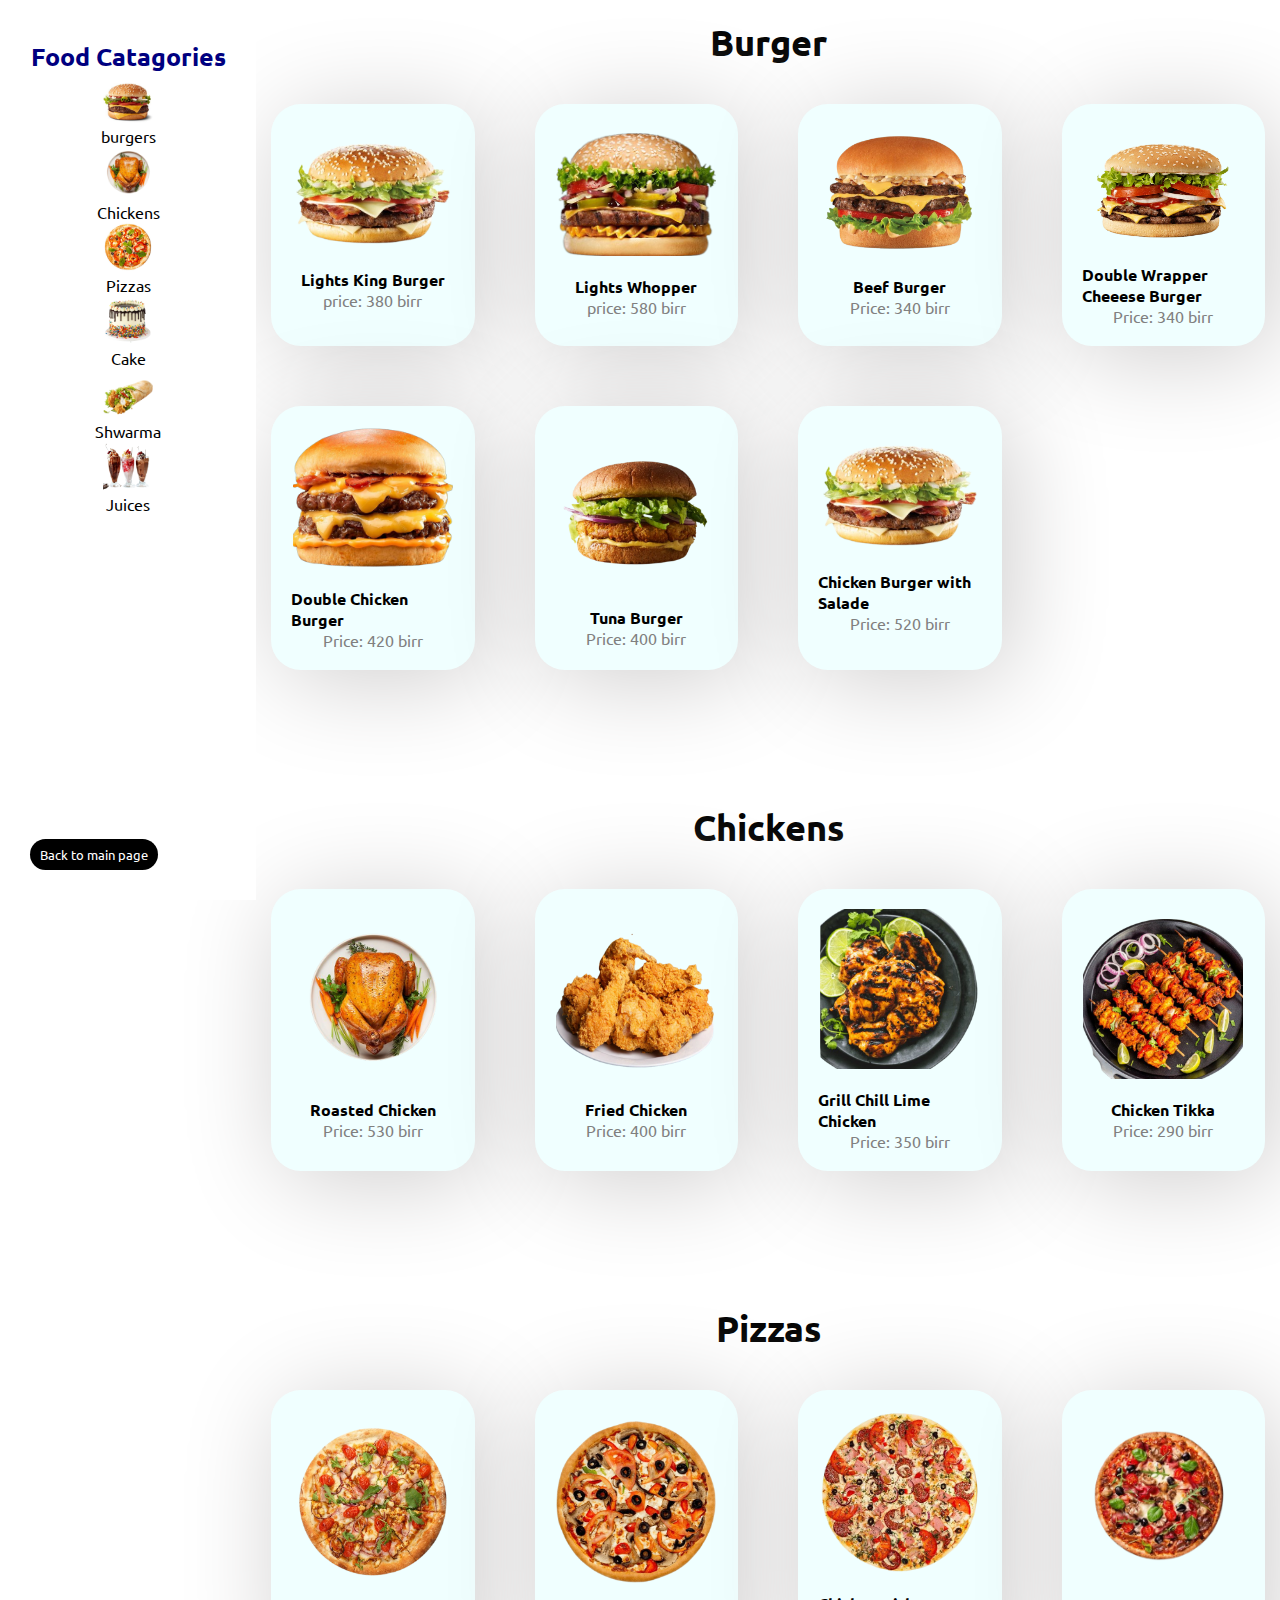
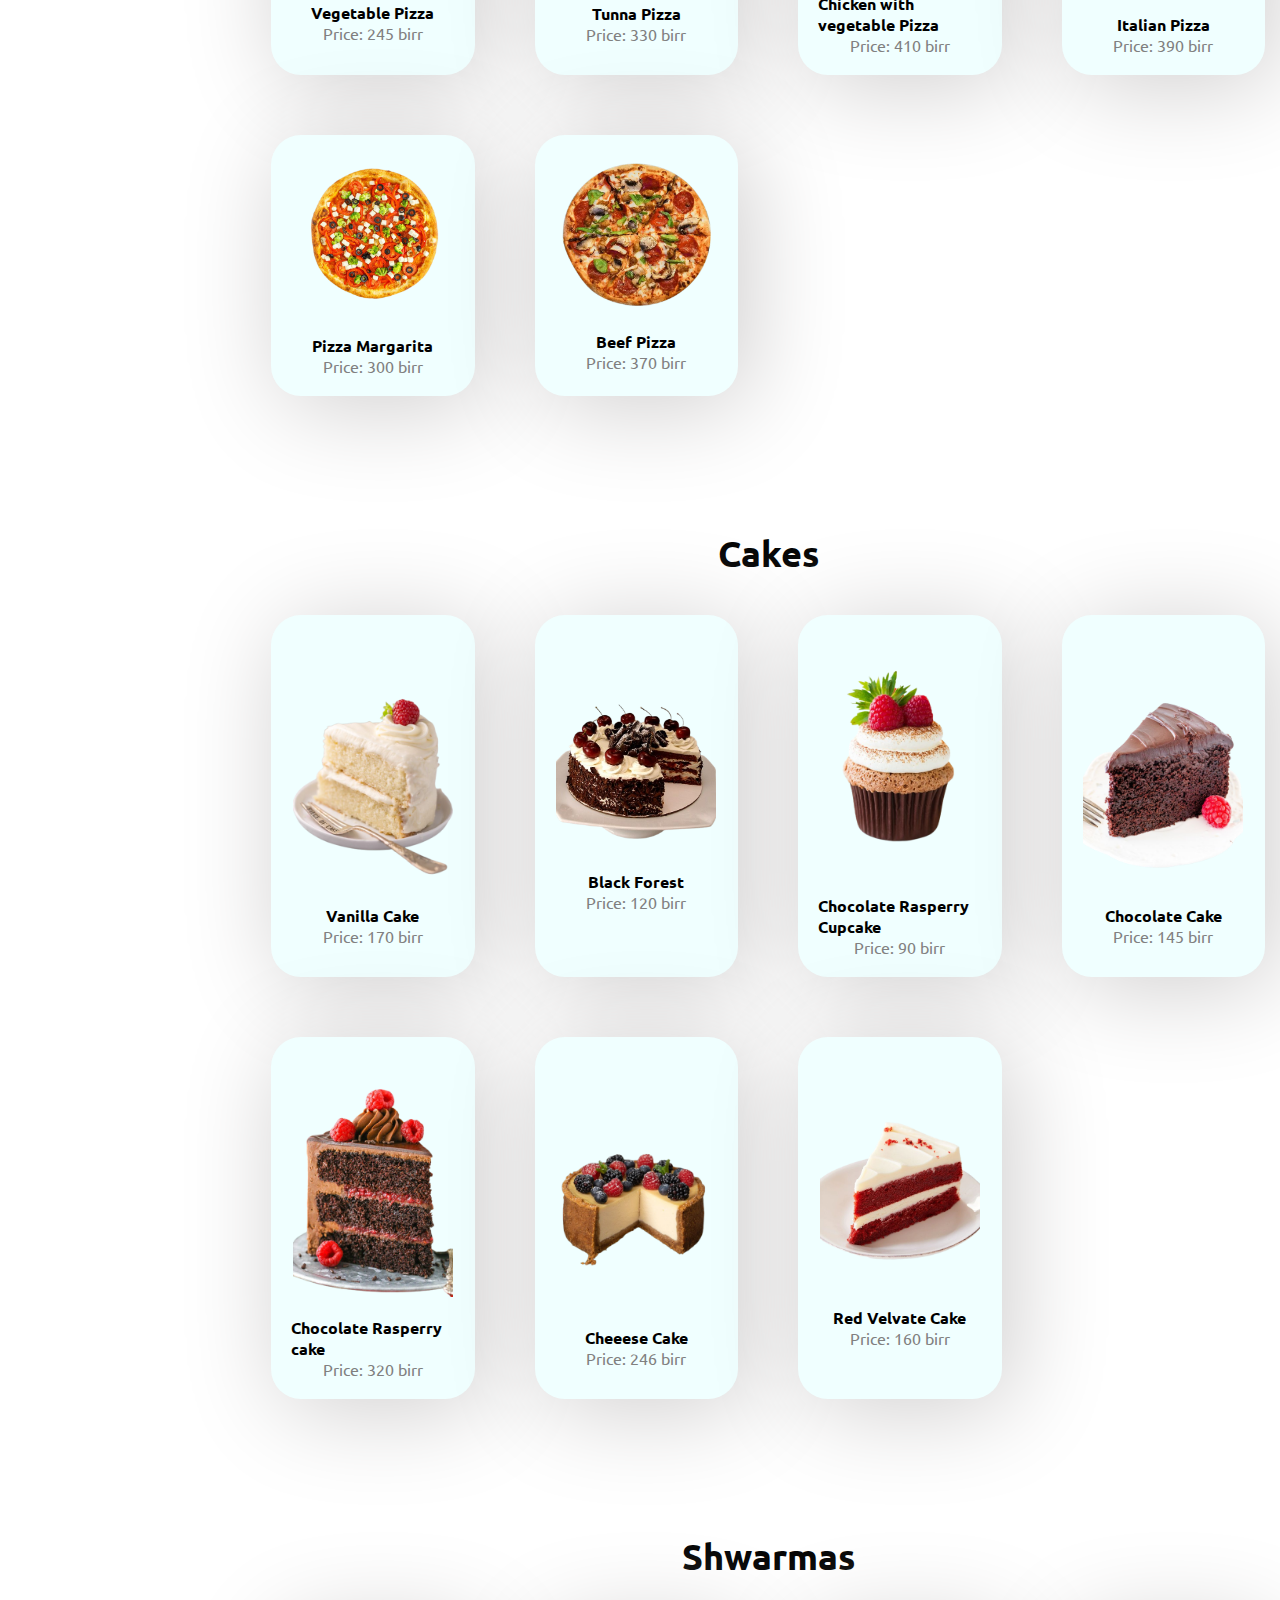
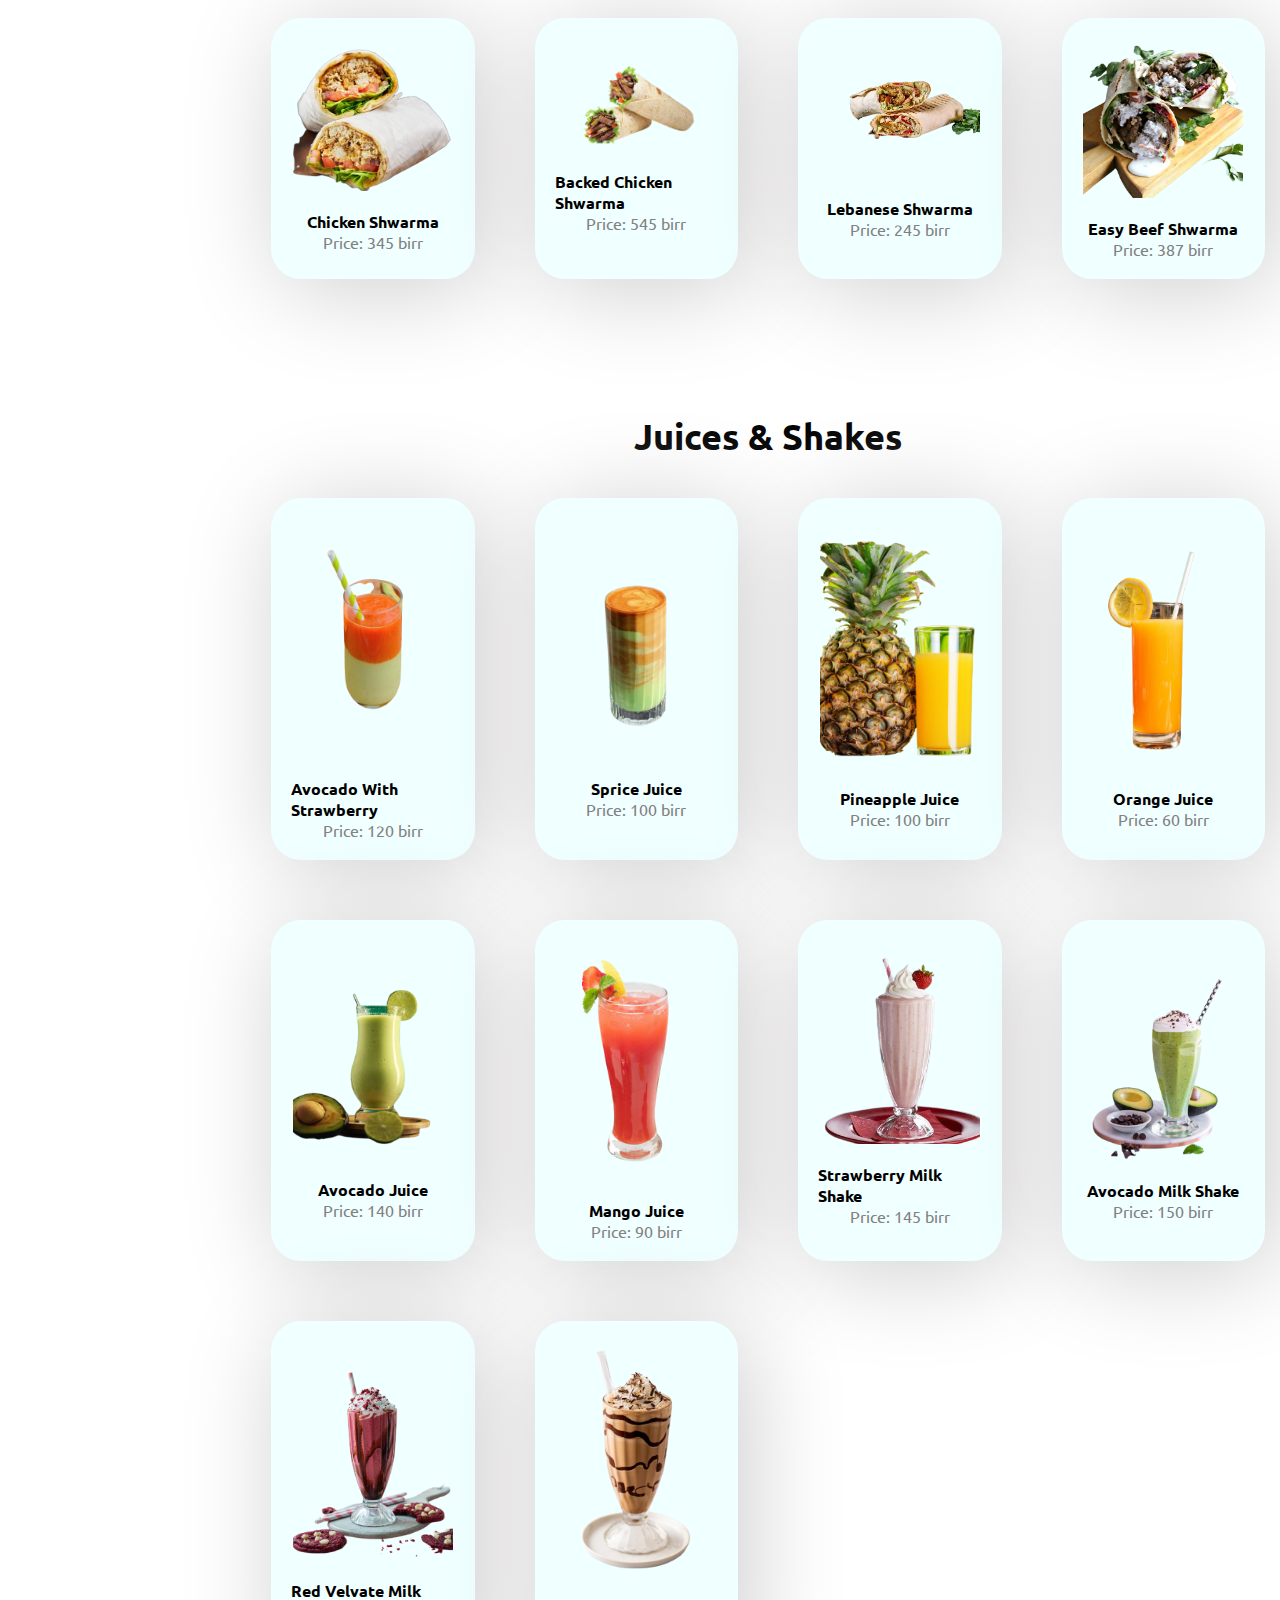
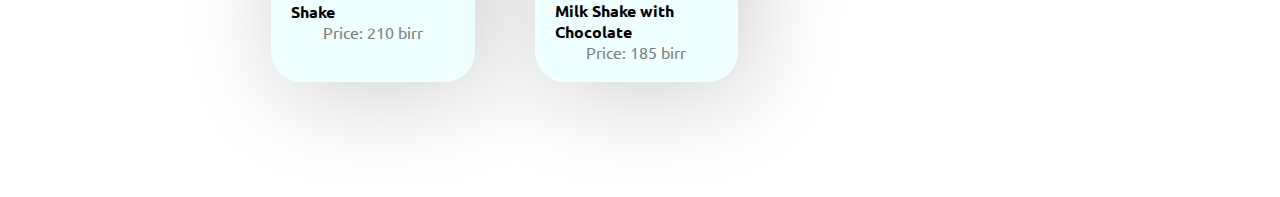
<file: menu.html>
<!DOCTYPE html>
<html lang="en">
<head>
    <meta charset="UTF-8">
    <meta name="viewport" content="width=device-width, initial-scale=1.0">
    <title>Menu</title>
    <link rel="stylesheet" href="menu.css">
    <link rel="stylesheet" href="https://cdnjs.cloudflare.com/ajax/libs/font-awesome/6.4.2/css/all.min.css" integrity="sha512-z3gLpd7yknf1YoNbCzqRKc4qyor8gaKU1qmn+CShxbuBusANI9QpRohGBreCFkKxLhei6S9CQXFEbbKuqLg0DA==" crossorigin="anonymous" referrerpolicy="no-referrer" />
</head>
<body>
    <div class="container">
      <div class="side-bar">
        <div class="container2">
          <h4 class="food-cat">Food Catagories</h4>
              <a href="#first-scroll"><img src="./menu-images/mac.jpg" ></a>
              <a href="#first-scroll">burgers</a>
              <a href="#second-scroll"><img src="./menu-images/Roasted_Chicken_with_Vegetables-removebg-preview.png" ></a>
              <a href="#second-scroll">Chickens</a>
              <a href="#third-scroll"><img src="./menu-images/Premium Photo _ Delicious classic italian pizza with mozzarella.jpg" ></a>
              <a href="#third-scroll">Pizzas</a>
              <a href="#fourth-scroll"><img src="./menu-images/Sprinkle_Birthday_Cake___Hungry_Happenings-removebg-preview.png" ></a>
              <a href="#fourth-scroll">Cake</a>
              <a href="#fifth-scroll"><img src="./menu-images/wrap-removebg-preview.png" ></a>
              <a href="#fifth-scroll">Shwarma</a>
              <a href="#six-scroll"><img src="./menu-images/Junior_Chef_Classes__Shakes_-removebg-preview.png" ></a>
              <a href="#six-scroll">Juices</a>
              <a href="./light.html"><button id="back-to-main">Back to main page</button></a>
        </div>
      </div>
      <div class="main">
        <img id="btn" src="./img/menu.png" width="40px">
        <h2 id="first-scroll">Burger</h2>
        <div class="burger-section">
          <div class="items"><img src="./burger/new-removebg-preview.png">
            <div  class=" for-all prices1">
              <p id="name">Lights King Burger</p>
              <p id="amount">price: 380 birr</p>
            </div>
          </div>
          <div class="items"><img src="./burger/Burger_King_Whoppers-removebg-preview-cut.png">
            <div  class=" for-all prices2">
              <p id="name">Lights Whopper</p>
              <p id="amount">price: 580 birr</p>
            </div>
          </div>
          <div class="items"><img src="./burger/Carl_s_Jr__Debuts_New_California_Classic_Double_Cheeseburger-removebg-preview.png" >
            <div class=" for-all prices3">
              <p  id="name">Beef Burger</p>
              <p id="amount">Price: 340 birr</p>
            </div>
          </div>
          <div class="items"><img src="./burger/Double_Whopper__Cheese-removebg-preview.png" >
            <div class=" for-all prices4">
              <p  id="name">Double Wrapper Cheeese Burger</p>
              <p id="amount">Price: 340 birr</p>
            </div>
          </div>
          <div class="items"><img src="./burger/replace beef.png" alt="">
            <div class=" for-all prices5 ">
              <p  id="name">Double Chicken Burger</p>
              <p id="amount">Price: 420 birr</p>
            </div>
          </div>
          <div class="items"><img src="./burger/Air_Fried_Crispy_Tuna_Burgers___Recipes___WW_USA-removebg-preview.png">
            <div class=" for-all prices6">
              <p  id="name">Tuna Burger </p>
              <p id="amount">Price: 400 birr</p>
          </div>
          </div>
          <!-- <div class="items"><img src="./burger/The_Best___Worst_Menu_Items_at_McDonald_s__According_to_RDs-removebg-preview.png" alt="">
            <div class=" for-all prices7 ">
              <p  id="name">Chicken with Vegetable Burger</p>
              <p id="amount">Price: 420 birr</p>
            </div>
          </div> -->
          <div class="items"><img src="./burger/new-removebg-preview.png" alt="">
            <div class=" for-all prices8 ">
              <p  id="name">Chicken Burger with Salade</p>
              <p id="amount">Price: 520 birr</p>
            </div>
          </div>
        </div>
        <h2 id="second-scroll">Chickens</h2>
        <div class="burger-section">
          <div class="items"><img src="./chicken/Roasted_Chicken_with_Vegetables-removebg-preview.png" alt="">
            <div class=" for-all prices7 ">
              <p  id="name">Roasted Chicken</p>
              <p id="amount">Price: 530 birr</p>
            </div>
          </div>
          <div class="items"><img src="./chicken/Fried_Chicken_Recipe__How_to_make_Fried_Chicken_Recipe_at_Home___Homemade_Fried_Chicken_Recipe_-_Times_Food-removebg-preview.png" alt="">
            <div class=" for-all prices7 ">
              <p  id="name">Fried Chicken</p>
              <p id="amount">Price: 400 birr</p>
            </div>
          </div>
          <div class="items"><img src="./chicken/Grilled_Chili_Lime_Chicken-removebg-preview.png" alt="">
            <div class=" for-all prices7 ">
              <p  id="name">Grill Chill Lime Chicken</p>
              <p id="amount">Price: 350 birr</p>
            </div>
          </div>
          <div class="items"><img src="./chicken/Best_Ever_Homemade_Chicken_Tikka-removebg-preview.png" alt="">
            <div class=" for-all prices7 ">
              <p  id="name">Chicken Tikka</p>
              <p id="amount">Price: 290 birr</p>
            </div>
          </div>
        </div>
        <h2 id="third-scroll">Pizzas</h2>
        <div class="burger-section">
          <div class="items"><img src="./pizzas/by-removebg-preview.png" alt="">
            <div class=" for-all prices7 ">
              <p  id="name">Vegetable Pizza</p>
              <p id="amount">Price: 245 birr</p>
            </div>
          </div>
          <div class="items"><img src="./pizzas/hello-removebg-preview.png" alt="">
            <div class=" for-all prices7 ">
              <p  id="name">Tunna Pizza</p>
              <p id="amount">Price: 330 birr</p>
            </div>
          </div>
          <div class="items"><img src="./pizzas/pizz.png" alt="">
            <div class=" for-all prices7 ">
              <p  id="name">Chicken with vegetable Pizza</p>
              <p id="amount">Price: 410 birr</p>
            </div>
          </div>
          <div class="items"><img src="./pizzas/hii-removebg-preview.png" alt="">
            <div class=" for-all prices2 ">
              <p  id="name">Italian Pizza</p>
              <p id="amount">Price: 390 birr</p>
            </div>
          </div>
          <div class="items"><img src="./pizzas/Pizza_de_tomate_fresco_saboroso_isolada_no_branco__vista_superior___Foto_Premium-removebg-preview.png" alt="">
            <div class=" for-all prices7 ">
              <p  id="name">Pizza Margarita</p>
              <p id="amount">Price: 300 birr</p>
            </div>
          </div>
          <div class="items"><img src="./pizzas/Vdelight_Special_Veg_Pizza-removebg-preview.png" alt="">
            <div class=" for-all prices7 ">
              <p  id="name">Beef Pizza</p>
              <p id="amount">Price: 370 birr</p>
            </div>
          </div>
          
        </div>
        <h2 id="fourth-scroll">Cakes</h2>
        <div class="burger-section">
          <div class="items"><img src="./cakes/Best_White_Cake_Recipe_-_Baker_by_Nature-removebg-preview.png" alt="">
            <div class=" for-all prices7 ">
              <p  id="name">Vanilla Cake</p>
              <p id="amount">Price: 170 birr</p>
            </div>
          </div>
          <div class="items special3"><img src="./cakes/Black_Forest_Cherry_Cake____CraftyBaking___Formerly_Baking911-removebg-preview.png" alt="">
            <div class=" for-all prices7 ">
              <p  id="name">Black Forest</p>
              <p id="amount">Price: 120 birr</p>
            </div>
          </div>
          <div class="items"><img src="./cakes/Chocolate_Angel_Food_Cupcakes_with_Chocolate_Cream_Cheese_Whipped_Cream_-_Cooking_Classy-removebg-preview.png" alt="">
            <div class=" for-all prices7 ">
              <p  id="name">Chocolate Rasperry Cupcake</p>
              <p id="amount">Price: 90 birr</p>
            </div>
          </div>
          <div class="items"><img src="./cakes/Chocolate_Mud_Cake-removebg-preview.png" alt="">
            <div class=" for-all prices7 ">
              <p  id="name">Chocolate Cake</p>
              <p id="amount">Price: 145 birr</p>
            </div>
          </div>
          <div class="items"><img src="./cakes/Chocolate_Raspberry_Layer_Cake_-_A_Heavenly_Chocolate_Dessert-removebg-preview.png" alt="">
            <div class=" for-all prices7 ">
              <p  id="name">Chocolate Rasperry cake</p>
              <p id="amount">Price: 320 birr</p>
            </div>
          </div>
          <div class="items"><img src="./cakes/Easy_Cheesecake_Recipe_-_El_Mundo_Eats-removebg-preview.png" alt="">
            <div class=" for-all prices7 ">
              <p  id="name">Cheeese Cake</p>
              <p id="amount">Price: 246 birr</p>
            </div>
          </div>
          <!-- <div class="items special"><img src="./cakes/now.png" alt="">
            <div class=" for-all prices7 ">
              <p  id="name">Chicken Tikka</p>
              <p id="amount">Price: 420 birr</p>
            </div>
          </div> -->
          <div class="items special2"><img src="./cakes/Red_Velvet_Cake_with_Cream_Cheese_Frosting___easygayoven-removebg-preview.png" alt="">
            <div class=" for-all prices7 ">
              <p  id="name">Red Velvate Cake</p>
              <p id="amount">Price: 160 birr</p>
            </div>
          </div>
        </div>
        <h2 id="fifth-scroll">Shwarmas</h2>
        <div class="burger-section">
          <div class="items"><img src="./shwarma/Food_Photography-removebg-preview cut.png" alt="">
            <div class=" for-all prices7 ">
              <p  id="name">Chicken Shwarma</p>
              <p id="amount">Price: 345 birr</p>
            </div>
          </div>
          <div class="items"><img src="./shwarma/Kebab_PNG_-_Free_Download-removebg-preview.png" alt="">
            <div class=" for-all prices7 ">
              <p  id="name">Backed Chicken Shwarma</p>
              <p id="amount">Price: 545 birr</p>
            </div>
          </div>
          <div class="items"><img src="./shwarma/37_Most_Popular_Lebanese_Foods-removebg-preview.png" alt="">
            <div class=" for-all prices7 ">
              <p  id="name">Lebanese Shwarma</p>
              <p id="amount">Price: 245 birr</p>
            </div>
          </div>
          <div class="items"><img src="shwarma/Homemade_Doner_Kebab_Recipe-removebg-preview.png" alt="">
            <div class=" for-all prices7 ">
              <p  id="name">Easy Beef Shwarma</p>
              <p id="amount">Price: 387 birr</p>
            </div>
          </div>
        </div>
        <h2 id="six-scroll">Juices & Shakes</h2>
        <div class="burger-section">
          <div class="items"><img src="./juices and shakes/9_Reasons_to_Throw_Papaya_in_Your_Shopping_Cart_While_It_s_in_Season-removebg-preview.png" alt="">
            <div class=" for-all prices7 ">
              <p  id="name">Avocado With Strawberry</p>
              <p id="amount">Price: 120 birr</p>
            </div>
          </div>
          <div class="items"><img src="./juices and shakes/Dirty_Avocado_Shake-removebg-preview.png" alt="">
            <div class=" for-all prices7 ">
              <p  id="name">Sprice Juice</p>
              <p id="amount">Price: 100 birr</p>
            </div>
          </div>
          <div class="items"><img src="./juices and shakes/Healthy_fruit_juse_give_thousands_benefits-removebg-preview.png" alt="">
            <div class=" for-all prices7 ">
              <p  id="name">Pineapple Juice</p>
              <p id="amount">Price: 100 birr</p>
            </div>
          </div>
          <div class="items"><img src="./juices and shakes/Mango_Avocado_Smoothie___Cooking___Cats-removebg-preview.png" alt="">
            <div class=" for-all prices7 ">
              <p  id="name">Orange Juice</p>
              <p id="amount">Price: 60 birr</p>
            </div>
          </div>
          <div class="items"><img src="juices and shakes/Premium_Photo___Avocado_juice-removebg-preview.png" alt="">
            <div class=" for-all prices7 ">
              <p  id="name">Avocado Juice</p>
              <p id="amount">Price: 140 birr</p>
            </div>
          </div>
          <div class="items"><img src="juices and shakes/Strawberry_Juice_Recipe__A_Simple_Drink_for_Strawberry_Lovers-removebg-preview.png" alt="">
            <div class=" for-all prices7 ">
              <p  id="name">Mango Juice</p>
              <p id="amount">Price: 90 birr</p>
            </div>
          </div>
          <div class="items"><img src="juices and shakes/shakes (2).png" alt="">
            <div class=" for-all prices7 ">
              <p  id="name">Strawberry Milk Shake</p>
              <p id="amount">Price: 145 birr</p>
            </div>
          </div>
          <div class="items"><img src="./juices and shakes/shakes (3).png" alt="">
            <div class=" for-all prices7 ">
              <p  id="name">Avocado Milk Shake</p>
              <p id="amount">Price: 150 birr</p>
            </div>
          </div>
          <div class="items"><img src="juices and shakes/shakes.png" alt="">
            <div class=" for-all prices7 ">
              <p  id="name">Red Velvate Milk Shake</p>
              <p id="amount">Price: 210 birr</p>
            </div>
          </div>
          <div class="items"><img src="juices and shakes/shakex.png" alt="">
            <div class=" for-all prices7 ">
              <p  id="name">Milk Shake with Chocolate</p>
              <p id="amount">Price: 185 birr</p>
            </div>
          </div>
          
        </div>
      </div>
      
    </div>
    
    <div class="cover" id="shadow">
      <div class="container3">
        <h4>Food Catagories</h4>
            <div onclick="fun1();" id="row2"><a href="#first-scroll"><img src="./menu-images/mac.jpg" ></a>
              <a id="row2"  href="#first-scroll">burgers</a></div>
            <div onclick="fun1();" id="row2"> <a href="#second-scroll"><img src="./menu-images/Roasted_Chicken_with_Vegetables-removebg-preview.png" ></a>
              <a href="#second-scroll">Chickens</a></div>
            <div onclick="fun1();" id="row2"><a href="#third-scroll"><img src="./menu-images/Premium Photo _ Delicious classic italian pizza with mozzarella.jpg" ></a>
              <a href="#third-scroll">Pizzas</a></div>
            <div  onclick="fun1();" id="row2"><a href="#fourth-scroll"><img src="./menu-images/Sprinkle_Birthday_Cake___Hungry_Happenings-removebg-preview.png" ></a>
              <a href="#fourth-scroll">Cake</a></div>
            <div  onclick="fun1();" id="row2"><a href="#fifth-scroll"><img src="./menu-images/wrap-removebg-preview.png" ></a>
              <a href="#fifth-scroll">Shwarma</a></div>
            <div  onclick="fun1();" id="row2"><a href="#six-scroll"><img src="./menu-images/Junior_Chef_Classes__Shakes_-removebg-preview.png" ></a>
              <a href="#six-scroll">Juices</a></div>
      </div>
    </div>
    
    <script src="lights.js"></script>
</body>
</html>
</file>
<file: menu.css>
@import url('https://fonts.googleapis.com/css2?family=Pacifico&family=Roboto:ital,wght@0,400;0,500;1,300;1,400&family=Ubuntu:ital,wght@0,300;0,400;1,300&display=swap');

*{
    margin: 0;
    padding: 0;
    box-sizing: border-box;
    font-family: 'Pacifico', cursive;
    font-family: 'Roboto', sans-serif;
    font-family: 'Ubuntu', sans-serif;
}
html{
    scroll-behavior: smooth;
}
#btn{
    padding: 1px;
    border-radius: 20px;
    border: none;
    color: white;
    background-color: antiquewhite;
    border-radius: 100%;
    top: 3%;
    position: fixed;
    z-index: 1;
    display: none;
}


.burger-section{
    max-width: 100%;
    background-color: white;
    margin: 100px auto;
    padding: 15px;
    display: grid;
    grid-template-columns: repeat(auto-fill, minmax(200px, 1fr));
    gap: 60px;
    margin-top: -1px;
    padding-top: 40px;

}
.for-all{
    display: flex;
    flex-direction: column;
    align-items: center;
    justify-content: center;
    margin-top: 20px;
}

#name{
    color: black;
    font-size: 16px;
    font-weight: bold;
}

#amount{
    color: gray;
}

.pizza-section{
    max-width: 100%;
    background-color: rgb(81, 165, 42);
    margin: 100px auto;
    padding: 15px;
    display: grid;
    grid-template-columns: repeat(auto-fill, minmax(200px, 1fr));
    gap: 20px;
}
.pizzas{
    padding: 60px;
    background-color: blueviolet;
}
.items{
    padding: 20px;
    background-color: azure;
    border-radius: 30px;
    box-shadow: 10px 10px 100px rgb(207, 205, 205);
    display: flex;
    align-items: center;
    justify-content: center;
    flex-direction: column;
}

.prices4{

}

.main{
    width:100%;
    padding-left: 20%;
    background-color:;
}
.main h2{
    text-align: center;
    padding-top: 20px;
    padding-bottom: 0px;
    font-size: 36px;
}

.side-bar{
    background-color: white;
    position: fixed;
    top: 0;
    bottom: 0;
    width: 20%;

}
#back-to-main{
    padding: 7px 10px;
    border: none;
    color: white;
    background-color: black;
    position:absolute;
    bottom: 30px;
    left: 30px;
    border-radius: 20px;
    cursor: pointer;
    transition: 0.4s ease-in-out ;
}
#back-to-main:hover{
    background-color: white;
    color: black;
    border: 1px solid;
    transform: scale(1);
}
.items img{
    width: 160px;
}

.container2 h4{
    padding-top: 40px;
    font-size: 25px;
    color: navy;
    cursor: pointer;

}
.container3 h4{
    padding-top: 40px;
    font-size: 25px;
    color: navy;
    cursor: pointer;

}
.container2 a{
    text-decoration: none;
    color: black;
    cursor: pointer;
}
.container3 a{
    text-decoration: none;
    color: black;
    cursor: pointer;
    
}
.container2{
    display: flex;
    align-items: center;
    justify-content: center;
    flex-direction: column;
}
.container3{
    display: flex;
    align-items: center;
    justify-content: center;
    flex-direction: column;
}
.container2 img, .container3 img{
    width: 50px;
}
.container3{
    display: no;
}
.food-list img{
    width: 50px;
    padding-top: 20px;
} 

.menu-list{
    padding: 20px;
    background-color: brown;
    color: white;
    border: none;
    text-align: center;
    cursor: pointer;
    z-index: 1;
    position: fixed;
    display: none;
}
.menu-wrape{
    background-color: red;
    width: 300px;
    max-height:600px ;
    /* position: absolute; */
    top: 100px;
    margin-left: -120px;
    border-radius: 30px;
}
.menu-wrape h3{
    text-align: center;
    color: #fff;
}
.food-list{
    display: flex;
    align-items: center;
    justify-content: center;
    flex-direction: column;
}
.container3{
    display: none;
}

@media(max-width: 898px){
    .side-bar{
        display: none;
    }
    .main{
        padding-right: 160px;
    }
    #btn{
        top: 5%;
        left: 5%;
        position: fixed;
        display: block;
        cursor: pointer;
    }
    .cover{
        width: 0;
        height: 0;
        position: fixed;
        background-color: azure;
        top: 0;
        left: 0;
        display: flex;
        align-items: center;
        justify-content: center;
        overflow: hidden;
        border-bottom-left-radius: 100%;
        transition: width 0.5s, height 0.5s, border-radius 0.5s;
    }
    .cover.open-It{
        width: 100%;
        height: 100vh;
        border-bottom-left-radius: 0%;

    }
    .container3{
        display:flex;
        align-items: center;
        justify-content: center;
    }
}
@media(max-width:918px){
    .food-cat{
    font-size: 15px;
    color: blueviolet;
    }
}
#row2{
    display: flex;
    align-items: center;
    justify-content: center;
    flex-direction: column;
    padding-top: 20px;
}
</file>
